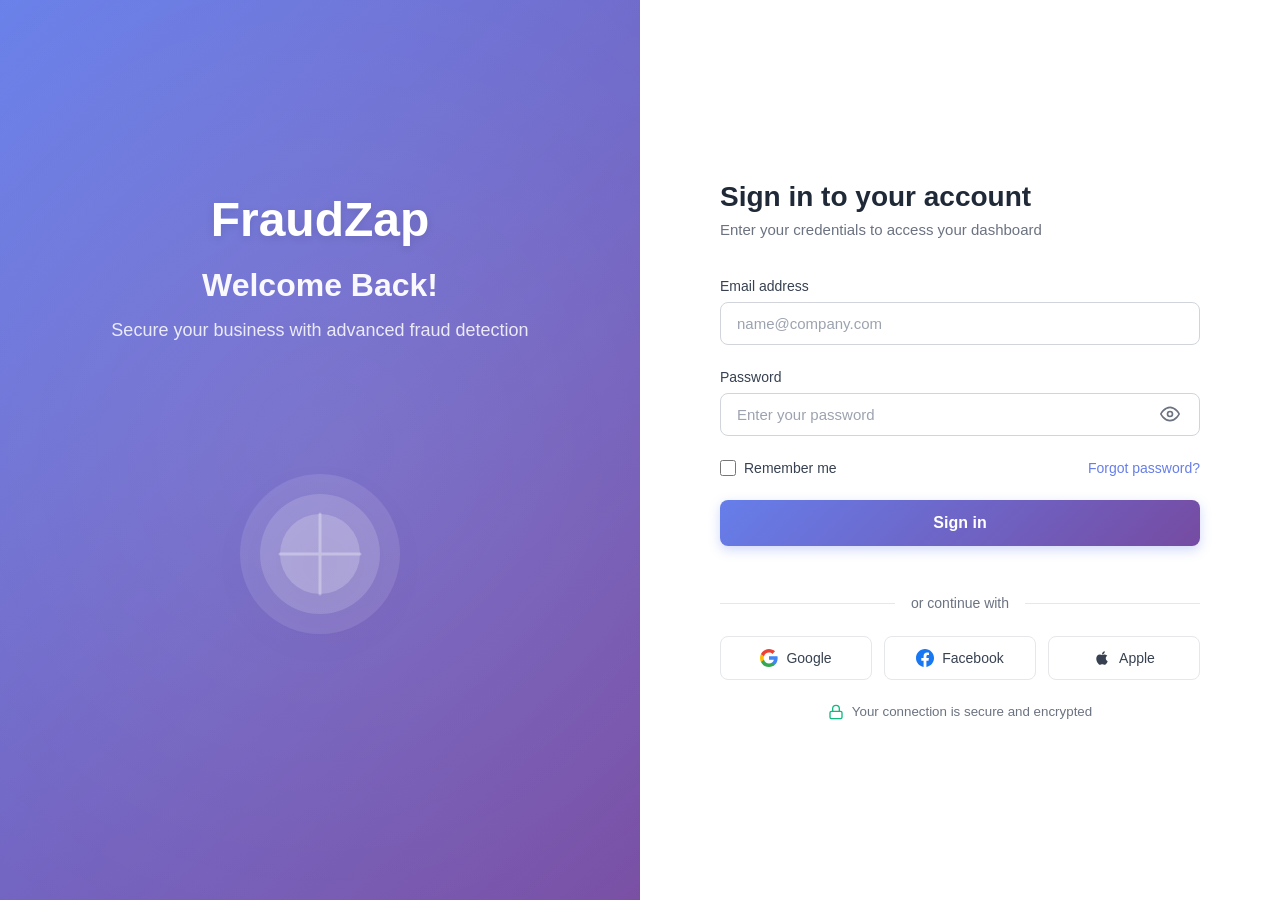
<file: index.html>
<!DOCTYPE html>
<html lang="en">
<head>
    <meta charset="UTF-8">
    <meta name="viewport" content="width=device-width, initial-scale=1.0">
    <meta http-equiv="Content-Security-Policy" content="upgrade-insecure-requests">
    <title>FraudZap - Login</title>
    <link rel="stylesheet" href="styles.css">
</head>
<body>
    <div class="split-container">
        <!-- Left side: Branding and illustration -->
        <div class="left-panel">
            <div class="branding-content">
                <div class="brand-logo">
                    <h1>FraudZap</h1>
                </div>
                <div class="brand-tagline">
                    <h2>Welcome Back!</h2>
                    <p>Secure your business with advanced fraud detection</p>
                </div>
                <div class="illustration">
                    <svg viewBox="0 0 400 300" xmlns="http://www.w3.org/2000/svg">
                        <circle cx="200" cy="150" r="80" fill="rgba(255,255,255,0.1)" />
                        <circle cx="200" cy="150" r="60" fill="rgba(255,255,255,0.15)" />
                        <circle cx="200" cy="150" r="40" fill="rgba(255,255,255,0.2)" />
                        <path d="M 200 110 L 200 190 M 160 150 L 240 150" stroke="rgba(255,255,255,0.3)" stroke-width="3" stroke-linecap="round"/>
                    </svg>
                </div>
            </div>
        </div>
        
        <!-- Right side: Login form -->
        <div class="right-panel">
            <div class="login-box">
                <div class="form-header">
                    <h2>Sign in to your account</h2>
                    <p>Enter your credentials to access your dashboard</p>
                </div>
                
                <form id="loginForm" class="login-form">
                    <div class="form-group">
                        <label for="email">Email address</label>
                        <input 
                            type="email" 
                            id="email" 
                            name="email" 
                            placeholder="name@company.com" 
                            required
                            autocomplete="email"
                            aria-label="Email address"
                        >
                    </div>
                    
                    <div class="form-group">
                        <label for="password">Password</label>
                        <div class="password-wrapper">
                            <input 
                                type="password" 
                                id="password" 
                                name="password" 
                                placeholder="Enter your password" 
                                required
                                autocomplete="current-password"
                                aria-label="Password"
                            >
                            <button type="button" class="password-toggle" id="passwordToggle" aria-label="Toggle password visibility">
                                <svg class="eye-icon" width="20" height="20" viewBox="0 0 24 24" fill="none" stroke="currentColor" stroke-width="2">
                                    <path d="M1 12s4-8 11-8 11 8 11 8-4 8-11 8-11-8-11-8z"></path>
                                    <circle cx="12" cy="12" r="3"></circle>
                                </svg>
                                <svg class="eye-off-icon" width="20" height="20" viewBox="0 0 24 24" fill="none" stroke="currentColor" stroke-width="2" style="display:none;">
                                    <path d="M17.94 17.94A10.07 10.07 0 0 1 12 20c-7 0-11-8-11-8a18.45 18.45 0 0 1 5.06-5.94M9.9 4.24A9.12 9.12 0 0 1 12 4c7 0 11 8 11 8a18.5 18.5 0 0 1-2.16 3.19m-6.72-1.07a3 3 0 1 1-4.24-4.24"></path>
                                    <line x1="1" y1="1" x2="23" y2="23"></line>
                                </svg>
                            </button>
                        </div>
                    </div>
                    
                    <div class="form-options">
                        <label class="remember-me">
                            <input type="checkbox" id="rememberMe" name="rememberMe">
                            <span>Remember me</span>
                        </label>
                        <a href="#" id="forgotPasswordLink" class="forgot-link">Forgot password?</a>
                    </div>
                    
                    <div id="errorMessage" class="error-message" role="alert" aria-live="polite"></div>
                    
                    <button type="submit" class="login-button" id="loginButton">Sign in</button>
                    
                    <div class="divider">
                        <span>or continue with</span>
                    </div>
                    
                    <div class="social-login">
                        <button type="button" class="social-button google" aria-label="Sign in with Google">
                            <svg width="18" height="18" viewBox="0 0 18 18" xmlns="http://www.w3.org/2000/svg">
                                <path d="M17.64 9.2c0-.637-.057-1.251-.164-1.84H9v3.481h4.844c-.209 1.125-.843 2.078-1.796 2.717v2.258h2.908c1.702-1.567 2.684-3.874 2.684-6.615z" fill="#4285F4"/>
                                <path d="M9 18c2.43 0 4.467-.806 5.956-2.18l-2.908-2.259c-.806.54-1.837.86-3.048.86-2.344 0-4.328-1.584-5.036-3.711H.957v2.332C2.438 15.983 5.482 18 9 18z" fill="#34A853"/>
                                <path d="M3.964 10.71c-.18-.54-.282-1.117-.282-1.71s.102-1.17.282-1.71V4.958H.957C.347 6.173 0 7.548 0 9s.348 2.827.957 4.042l3.007-2.332z" fill="#FBBC05"/>
                                <path d="M9 3.58c1.321 0 2.508.454 3.44 1.345l2.582-2.58C13.463.891 11.426 0 9 0 5.482 0 2.438 2.017.957 4.958L3.964 7.29C4.672 5.163 6.656 3.58 9 3.58z" fill="#EA4335"/>
                            </svg>
                            Google
                        </button>
                        <button type="button" class="social-button facebook" aria-label="Sign in with Facebook">
                            <svg width="18" height="18" viewBox="0 0 24 24" fill="#1877F2" xmlns="http://www.w3.org/2000/svg">
                                <path d="M24 12.073c0-6.627-5.373-12-12-12s-12 5.373-12 12c0 5.99 4.388 10.954 10.125 11.854v-8.385H7.078v-3.47h3.047V9.43c0-3.007 1.792-4.669 4.533-4.669 1.312 0 2.686.235 2.686.235v2.953H15.83c-1.491 0-1.956.925-1.956 1.874v2.25h3.328l-.532 3.47h-2.796v8.385C19.612 23.027 24 18.062 24 12.073z"/>
                            </svg>
                            Facebook
                        </button>
                        <button type="button" class="social-button apple" aria-label="Sign in with Apple">
                            <svg width="18" height="18" viewBox="0 0 24 24" fill="currentColor" xmlns="http://www.w3.org/2000/svg">
                                <path d="M17.05 20.28c-.98.95-2.05.8-3.08.35-1.09-.46-2.09-.48-3.24 0-1.44.62-2.2.44-3.06-.35C2.79 15.25 3.51 7.59 9.05 7.31c1.35.07 2.29.74 3.08.8 1.18-.24 2.31-.93 3.57-.84 1.51.12 2.65.72 3.4 1.8-3.12 1.87-2.38 5.98.48 7.13-.57 1.5-1.31 2.99-2.54 4.09l.01-.01zM12.03 7.25c-.15-2.23 1.66-4.07 3.74-4.25.29 2.58-2.34 4.5-3.74 4.25z"/>
                            </svg>
                            Apple
                        </button>
                    </div>
                </form>
                
                <div class="security-notice">
                    <svg width="16" height="16" viewBox="0 0 24 24" fill="none" stroke="currentColor" stroke-width="2">
                        <rect x="3" y="11" width="18" height="11" rx="2" ry="2"></rect>
                        <path d="M7 11V7a5 5 0 0 1 10 0v4"></path>
                    </svg>
                    <small>Your connection is secure and encrypted</small>
                </div>
            </div>
        </div>
    </div>
    
    <!-- Forgot Password Modal -->
    <div id="forgotPasswordModal" class="modal" role="dialog" aria-labelledby="modalTitle" aria-hidden="true">
        <div class="modal-content">
            <span class="close" aria-label="Close modal">&times;</span>
            <h2 id="modalTitle">Reset Password</h2>
            <p>Enter your email address and we'll send you a link to reset your password.</p>
            <form id="forgotPasswordForm">
                <div class="form-group">
                    <label for="resetEmail">Email</label>
                    <input 
                        type="email" 
                        id="resetEmail" 
                        name="resetEmail" 
                        placeholder="Enter your email" 
                        required
                        aria-label="Email for password reset"
                    >
                </div>
                <div id="resetMessage" class="success-message" role="alert" aria-live="polite"></div>
                <button type="submit" class="login-button">Send Reset Link</button>
            </form>
        </div>
    </div>
    
    <script src="script.js"></script>
</body>
</html>
</file>
<file: styles.css>
/* Reset and Base Styles */
* {
    margin: 0;
    padding: 0;
    box-sizing: border-box;
}

:root {
    --primary-color: #667eea;
    --primary-dark: #5a67d8;
    --secondary-color: #764ba2;
    --gradient-primary: linear-gradient(135deg, #667eea 0%, #764ba2 100%);
}

body {
    font-family: -apple-system, BlinkMacSystemFont, 'Segoe UI', Roboto, 'Helvetica Neue', Arial, sans-serif;
    min-height: 100vh;
    overflow-x: hidden;
}

/* Split Container */
.split-container {
    display: flex;
    min-height: 100vh;
    width: 100%;
}

/* Left Panel - Branding */
.left-panel {
    flex: 1;
    background: var(--gradient-primary);
    display: flex;
    align-items: center;
    justify-content: center;
    padding: 60px;
    position: relative;
    overflow: hidden;
}

.left-panel::before {
    content: '';
    position: absolute;
    top: -50%;
    left: -50%;
    width: 200%;
    height: 200%;
    background: radial-gradient(circle, rgba(255,255,255,0.1) 0%, transparent 70%);
    animation: pulse 15s ease-in-out infinite;
    will-change: transform;
}

@keyframes pulse {
    0%, 100% { transform: scale(1) rotate(0deg); }
    50% { transform: scale(1.1) rotate(5deg); }
}

.branding-content {
    position: relative;
    z-index: 1;
    text-align: center;
    color: white;
}

.brand-logo h1 {
    font-size: 48px;
    font-weight: 700;
    margin-bottom: 20px;
    text-shadow: 0 2px 10px rgba(0,0,0,0.1);
}

.brand-tagline h2 {
    font-size: 32px;
    font-weight: 600;
    margin-bottom: 12px;
    opacity: 0.95;
}

.brand-tagline p {
    font-size: 18px;
    opacity: 0.85;
    line-height: 1.6;
}

.illustration {
    margin-top: 60px;
    animation: float 6s ease-in-out infinite;
    will-change: transform;
}

.illustration svg {
    max-width: 400px;
    width: 100%;
    height: auto;
    filter: drop-shadow(0 10px 20px rgba(0,0,0,0.1));
}

@keyframes float {
    0%, 100% { transform: translateY(0px); }
    50% { transform: translateY(-20px); }
}

/* Right Panel - Login Form */
.right-panel {
    flex: 1;
    background: #ffffff;
    display: flex;
    align-items: center;
    justify-content: center;
    padding: 60px;
}

/* Login Box */
.login-box {
    width: 100%;
    max-width: 480px;
    animation: fadeIn 0.6s ease-in-out;
}

@keyframes fadeIn {
    from {
        opacity: 0;
        transform: translateY(-20px);
    }
    to {
        opacity: 1;
        transform: translateY(0);
    }
}

/* Logo Section */
.form-header {
    margin-bottom: 40px;
}

.form-header h2 {
    color: #1f2937;
    font-size: 28px;
    font-weight: 700;
    margin-bottom: 8px;
}

.form-header p {
    color: #6b7280;
    font-size: 15px;
}

/* Form Styles */
.login-form {
    display: flex;
    flex-direction: column;
}

.form-group {
    margin-bottom: 24px;
}

.form-group label {
    display: block;
    margin-bottom: 8px;
    color: #374151;
    font-weight: 500;
    font-size: 14px;
}

.form-group input {
    width: 100%;
    padding: 12px 16px;
    border: 1.5px solid #d1d5db;
    border-radius: 8px;
    font-size: 15px;
    transition: all 0.2s ease;
    background-color: #ffffff;
    color: #111827;
}

.form-group input:hover {
    border-color: #9ca3af;
}

.form-group input:focus {
    outline: none;
    border-color: var(--primary-color);
    box-shadow: 0 0 0 3px rgba(102, 126, 234, 0.1);
}

.form-group input::placeholder {
    color: #9ca3af;
}

/* Password Wrapper with Toggle */
.password-wrapper {
    position: relative;
}

.password-wrapper input {
    padding-right: 48px;
}

.password-toggle {
    position: absolute;
    right: 12px;
    top: 50%;
    transform: translateY(-50%);
    background: none;
    border: none;
    cursor: pointer;
    color: #6b7280;
    padding: 8px;
    display: flex;
    align-items: center;
    justify-content: center;
    transition: color 0.2s ease;
}

.password-toggle:hover {
    color: #374151;
}

.password-toggle:focus {
    outline: 2px solid var(--primary-color);
    outline-offset: 2px;
    border-radius: 4px;
}

/* Form Options */
.form-options {
    display: flex;
    align-items: center;
    justify-content: space-between;
    margin-bottom: 24px;
    font-size: 14px;
}

.remember-me {
    display: flex;
    align-items: center;
    gap: 8px;
    cursor: pointer;
    color: #374151;
}

.remember-me input[type="checkbox"] {
    width: 16px;
    height: 16px;
    cursor: pointer;
    accent-color: var(--primary-color);
}

.forgot-link {
    color: var(--primary-color);
    text-decoration: none;
    font-weight: 500;
    transition: color 0.2s ease;
}

.forgot-link:hover {
    color: var(--primary-dark);
    text-decoration: underline;
}

/* Error Message */
.error-message {
    background-color: #fee2e2;
    color: #dc2626;
    padding: 12px;
    border-radius: 8px;
    margin-bottom: 20px;
    font-size: 14px;
    display: none;
    border-left: 4px solid #dc2626;
}

.error-message.show {
    display: block;
    animation: shake 0.5s ease-in-out;
}

@keyframes shake {
    0%, 100% { transform: translateX(0); }
    25% { transform: translateX(-10px); }
    75% { transform: translateX(10px); }
}

/* Success Message */
.success-message {
    background-color: #d1fae5;
    color: #065f46;
    padding: 12px;
    border-radius: 8px;
    margin-bottom: 20px;
    font-size: 14px;
    display: none;
    border-left: 4px solid #10b981;
}

.success-message.show {
    display: block;
}

/* Login Button */
.login-button {
    width: 100%;
    padding: 14px 16px;
    background: var(--gradient-primary);
    color: white;
    border: none;
    border-radius: 8px;
    font-size: 16px;
    font-weight: 600;
    cursor: pointer;
    transition: all 0.3s ease;
    margin-bottom: 24px;
    box-shadow: 0 4px 12px rgba(102, 126, 234, 0.3);
}

.login-button:hover {
    transform: translateY(-2px);
    box-shadow: 0 6px 20px rgba(102, 126, 234, 0.4);
}

.login-button:active {
    transform: translateY(0);
}

.login-button:disabled {
    opacity: 0.6;
    cursor: not-allowed;
    transform: none;
}

.login-button:focus {
    outline: 2px solid var(--primary-color);
    outline-offset: 2px;
}

/* Divider */
.divider {
    position: relative;
    text-align: center;
    margin: 24px 0;
}

.divider::before {
    content: '';
    position: absolute;
    top: 50%;
    left: 0;
    right: 0;
    height: 1px;
    background: #e5e7eb;
}

.divider span {
    position: relative;
    background: white;
    padding: 0 16px;
    color: #6b7280;
    font-size: 14px;
    font-weight: 500;
}

/* Social Login Buttons */
.social-login {
    display: grid;
    grid-template-columns: repeat(3, 1fr);
    gap: 12px;
    margin-bottom: 24px;
}

.social-button {
    display: flex;
    align-items: center;
    justify-content: center;
    gap: 8px;
    padding: 12px;
    border: 1.5px solid #e5e7eb;
    border-radius: 8px;
    background: white;
    color: #374151;
    font-size: 14px;
    font-weight: 500;
    cursor: pointer;
    transition: all 0.2s ease;
}

.social-button:hover {
    background: #f9fafb;
    border-color: #d1d5db;
    transform: translateY(-1px);
}

.social-button:active {
    transform: translateY(0);
}

.social-button:focus {
    outline: 2px solid var(--primary-color);
    outline-offset: 2px;
}

.social-button svg {
    flex-shrink: 0;
}

/* Security Notice */
.security-notice {
    display: flex;
    align-items: center;
    justify-content: center;
    gap: 8px;
    text-align: center;
    color: #6b7280;
}

.security-notice svg {
    color: #10b981;
    flex-shrink: 0;
}

/* Modal Styles */
.modal {
    display: none;
    position: fixed;
    z-index: 1000;
    left: 0;
    top: 0;
    width: 100%;
    height: 100%;
    background-color: rgba(0, 0, 0, 0.5);
    animation: fadeIn 0.3s ease-in-out;
}

.modal.show {
    display: flex;
    align-items: center;
    justify-content: center;
}

.modal-content {
    background-color: white;
    padding: 40px;
    border-radius: 12px;
    width: 90%;
    max-width: 450px;
    position: relative;
    animation: slideDown 0.3s ease-in-out;
}

@keyframes slideDown {
    from {
        transform: translateY(-50px);
        opacity: 0;
    }
    to {
        transform: translateY(0);
        opacity: 1;
    }
}

.close {
    position: absolute;
    right: 20px;
    top: 20px;
    font-size: 28px;
    font-weight: bold;
    color: #9ca3af;
    cursor: pointer;
    transition: color 0.3s ease;
}

.close:hover {
    color: #374151;
}

.modal-content h2 {
    color: #374151;
    margin-bottom: 10px;
    font-size: 24px;
}

.modal-content p {
    color: #6b7280;
    margin-bottom: 20px;
    font-size: 14px;
}

/* Responsive Design */
@media (max-width: 1024px) {
    .left-panel {
        padding: 40px;
    }
    
    .right-panel {
        padding: 40px;
    }
    
    .brand-logo h1 {
        font-size: 36px;
    }
    
    .brand-tagline h2 {
        font-size: 24px;
    }
    
    .brand-tagline p {
        font-size: 16px;
    }
}

@media (max-width: 768px) {
    .split-container {
        flex-direction: column;
    }
    
    .left-panel {
        min-height: 40vh;
        padding: 40px 20px;
    }
    
    .right-panel {
        padding: 40px 20px;
    }
    
    .brand-logo h1 {
        font-size: 32px;
    }
    
    .brand-tagline h2 {
        font-size: 22px;
    }
    
    .brand-tagline p {
        font-size: 15px;
    }
    
    .illustration {
        margin-top: 30px;
    }
    
    .illustration svg {
        max-width: 250px;
    }
    
    .form-header h2 {
        font-size: 24px;
    }
    
    .social-login {
        grid-template-columns: 1fr;
    }
    
    .social-button {
        justify-content: flex-start;
        padding: 14px 16px;
    }
}

@media (max-width: 480px) {
    .left-panel {
        min-height: 30vh;
        padding: 30px 20px;
    }
    
    .brand-logo h1 {
        font-size: 28px;
    }
    
    .brand-tagline h2 {
        font-size: 20px;
    }
    
    .brand-tagline p {
        font-size: 14px;
    }
    
    .illustration {
        margin-top: 20px;
    }
    
    .illustration svg {
        max-width: 200px;
    }
    
    .login-box {
        max-width: 100%;
    }
    
    .form-header h2 {
        font-size: 22px;
    }
    
    .form-options {
        flex-direction: column;
        align-items: flex-start;
        gap: 12px;
    }
}

/* Accessibility improvements */
input:focus-visible,
button:focus-visible,
a:focus-visible {
    outline: 2px solid var(--primary-color);
    outline-offset: 2px;
}

/* Loading state */
.login-button.loading {
    position: relative;
    color: transparent;
}

.login-button.loading::after {
    content: '';
    position: absolute;
    width: 20px;
    height: 20px;
    top: 50%;
    left: 50%;
    margin-left: -10px;
    margin-top: -10px;
    border: 3px solid rgba(255, 255, 255, 0.3);
    border-top-color: white;
    border-radius: 50%;
    animation: spin 0.8s linear infinite;
}

@keyframes spin {
    to { transform: rotate(360deg); }
}
</file>
